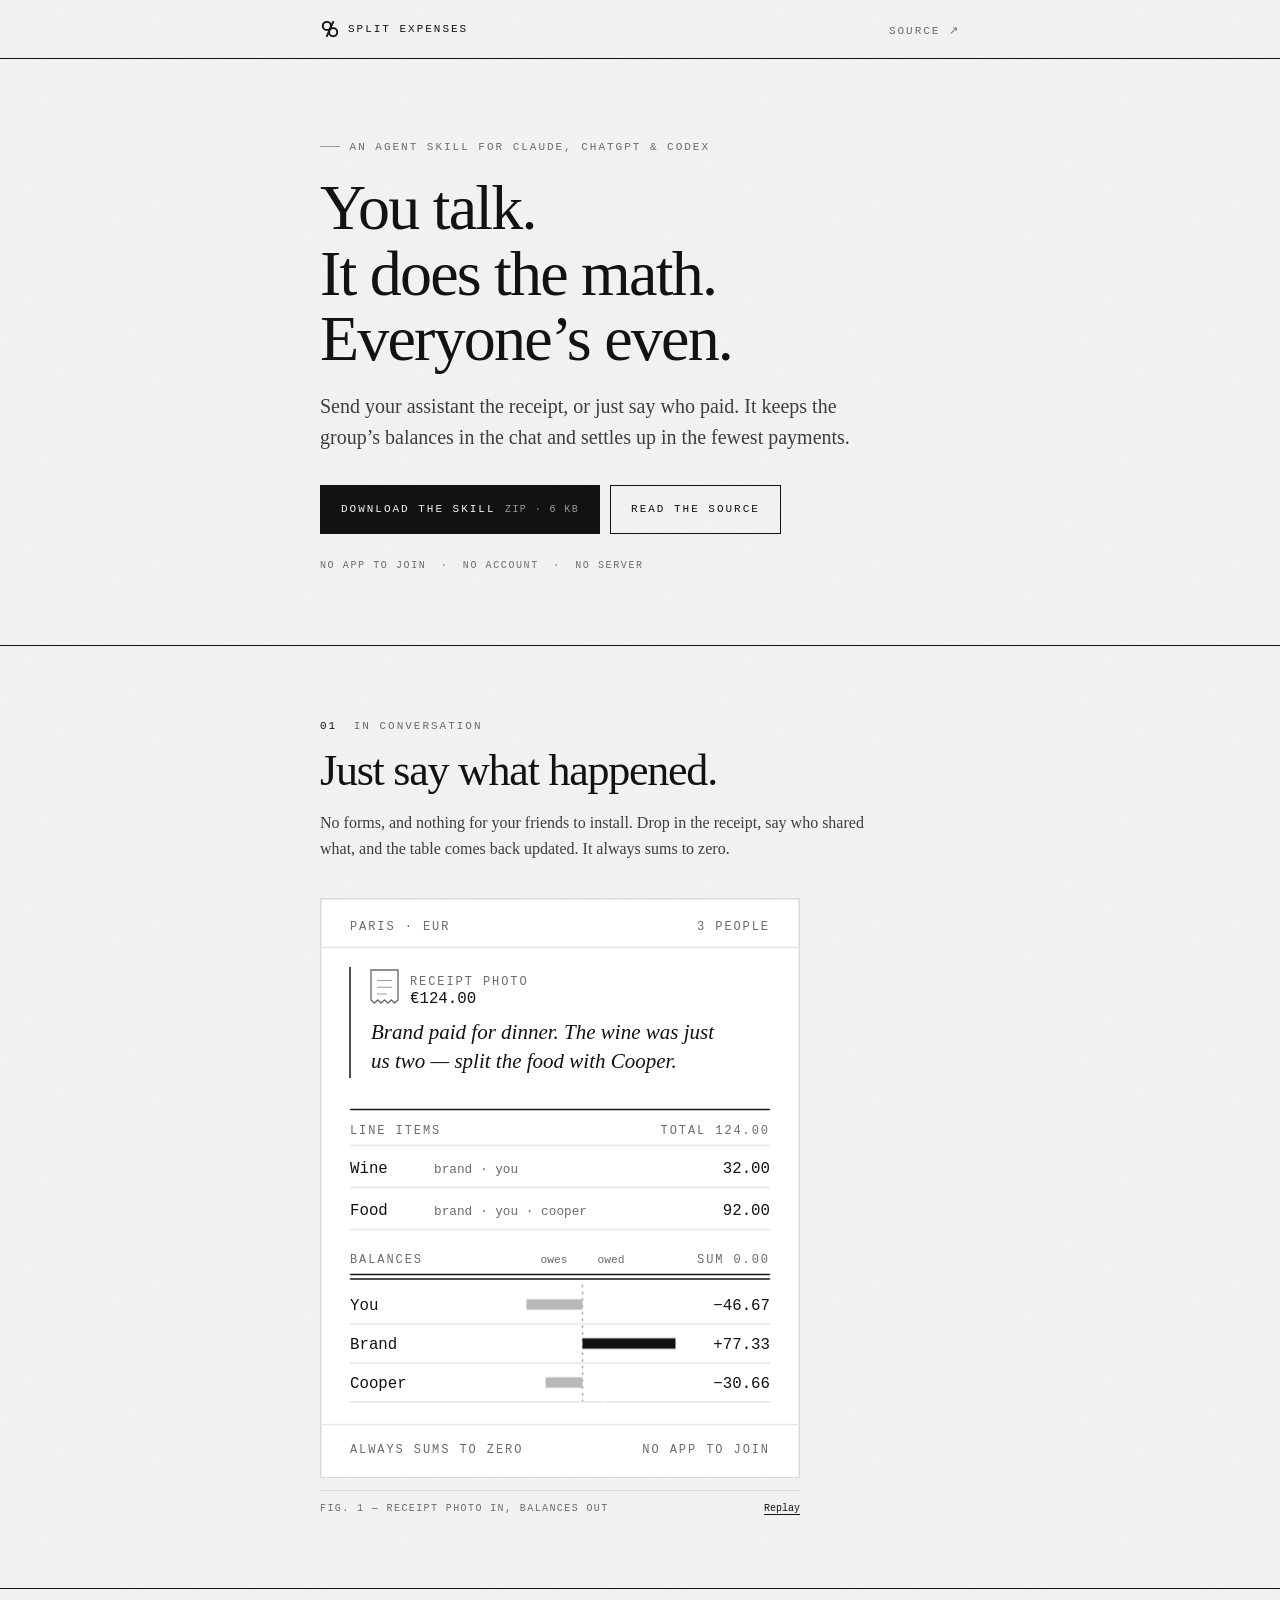
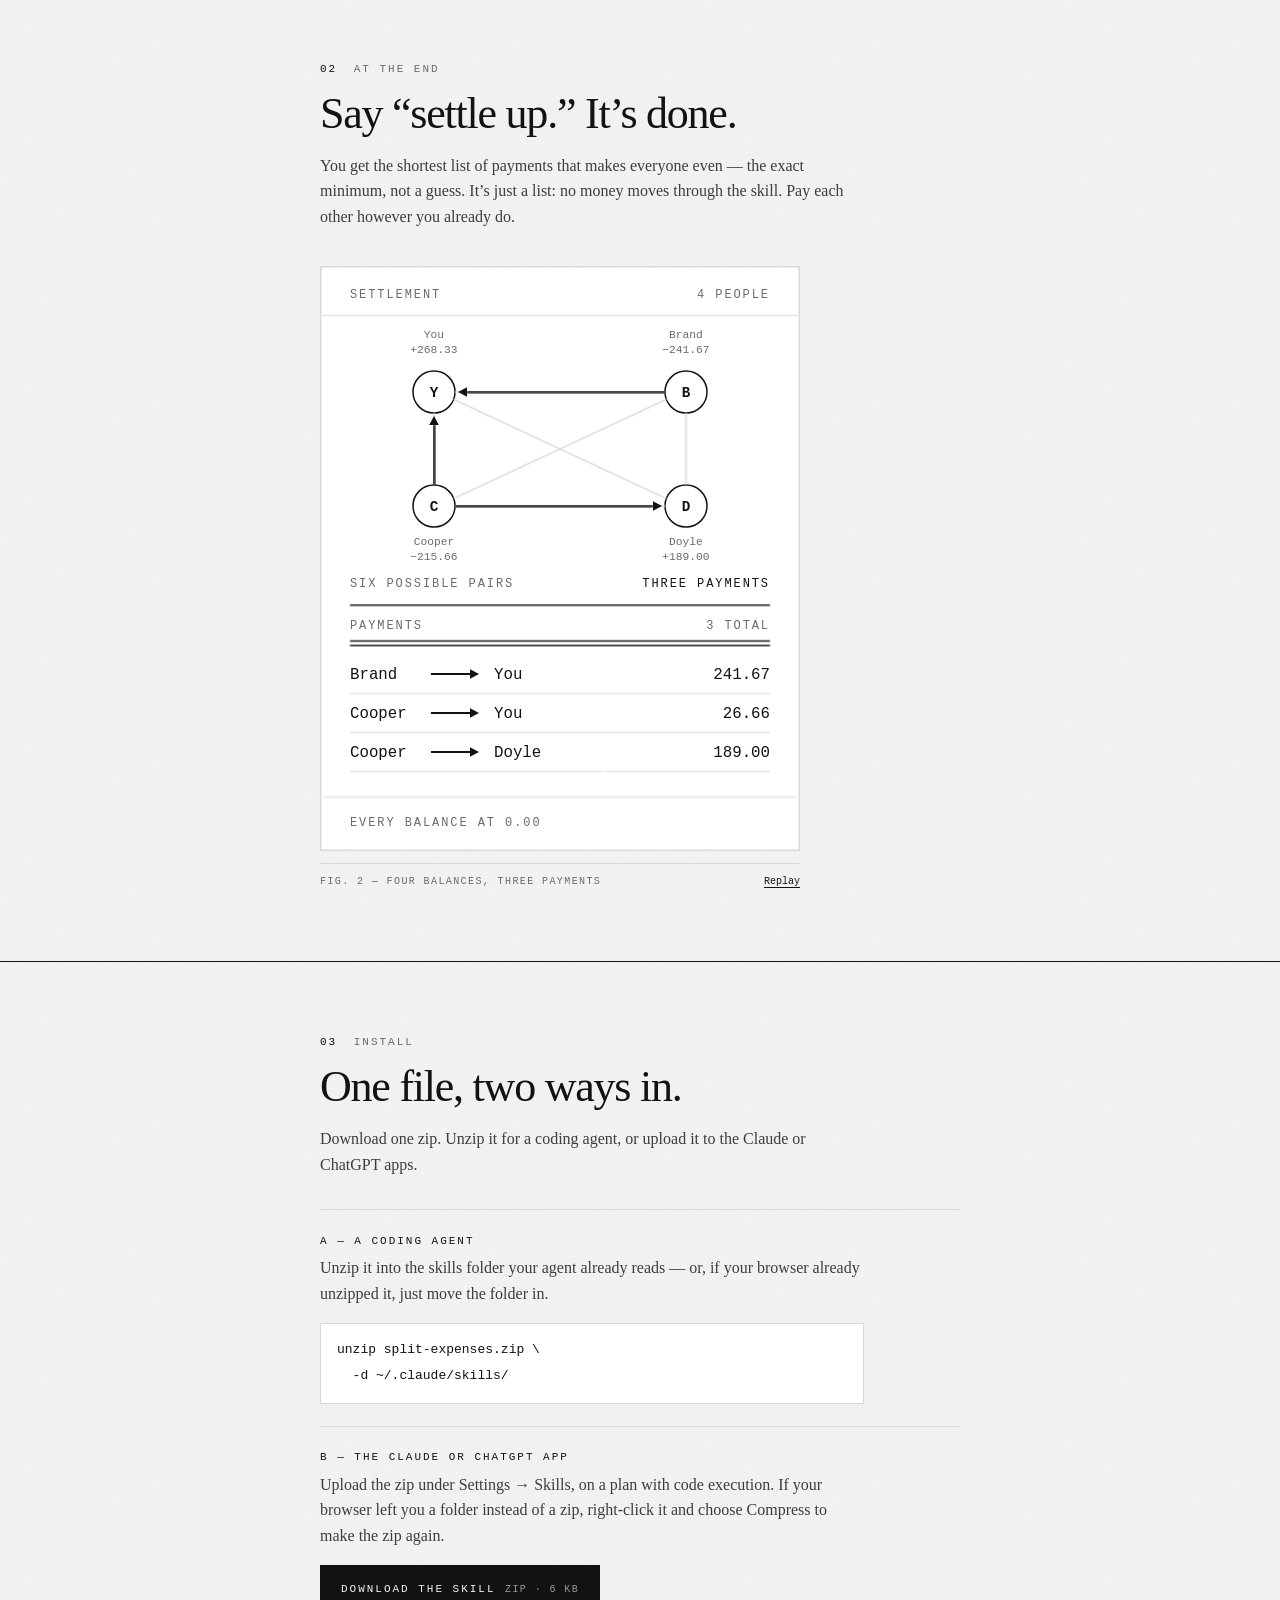
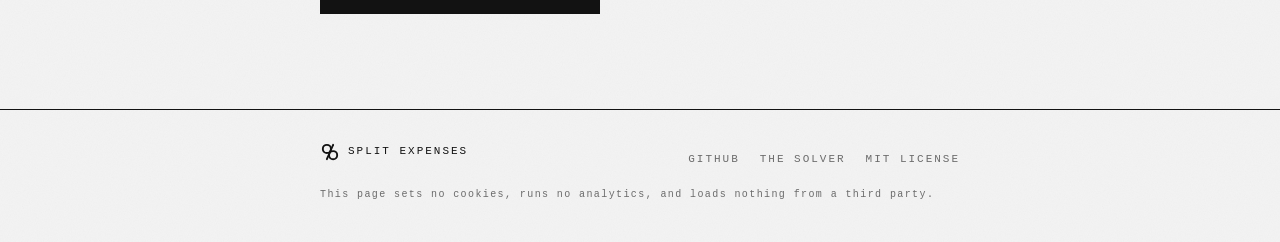
<file: site/index.html>
<!doctype html>
<html lang="en">
  <head>
    <meta charset="utf-8">
    <meta name="viewport" content="width=device-width, initial-scale=1">
    <meta
      name="description"
      content="Your assistant reads the receipt, keeps the group’s balances in the chat, and settles up in the fewest payments. An open-source agent skill for Claude, ChatGPT, and Codex. No app, no account, no server."
    >
    <meta name="theme-color" content="#f3f3f3">
    <meta property="og:title" content="Split Expenses — you talk, it does the math, everyone’s even">
    <meta
      property="og:description"
      content="An agent skill that reads receipts, keeps the group’s balances in your chat, and settles up in the fewest payments."
    >
    <meta property="og:type" content="website">
    <meta property="og:url" content="https://splitexpenses.ai/">
    <!--
      The second and last place the build output names the domain, after the
      og:url above. A scraper fetches the card on its own, with no page to
      resolve a relative path against, so this URL has to be absolute — and a
      PNG, because none of them will render an SVG preview. A branch preview
      therefore advertises the production card, which is the right picture
      under the wrong URL rather than no picture.
      Rendered from social-card.svg by tools/render_social_card.py.
    -->
    <meta property="og:image" content="https://splitexpenses.ai/social-card.png">
    <meta property="og:image:type" content="image/png">
    <meta property="og:image:width" content="1200">
    <meta property="og:image:height" content="630">
    <meta
      property="og:image:alt"
      content="Split Expenses — you talk, it does the math, everyone’s even"
    >
    <meta name="twitter:card" content="summary_large_image">
    <title>Split Expenses — you talk, it does the math, everyone’s even</title>
    <link rel="icon" href="./favicon.svg" type="image/svg+xml">
    <link rel="stylesheet" href="./styles.css">
    <script>document.documentElement.classList.add("js");</script>
    <script src="./script.js" defer></script>
  </head>
  <body>
    <a class="skip-link" href="#main">Skip to content</a>

    <header class="masthead">
      <div class="wrap">
        <a class="wordmark" href="./" aria-label="Split Expenses home">
          <svg viewBox="0 0 64 64" aria-hidden="true" fill="none" stroke="currentColor" stroke-width="6">
            <circle cx="22" cy="22" r="13"/>
            <circle cx="42" cy="42" r="13"/>
            <path d="m42 9-20 46" stroke-linecap="round"/>
          </svg>
          <span>Split Expenses</span>
        </a>
        <nav aria-label="Main">
          <a href="https://github.com/invisiblefunnel/split-expenses">Source <span aria-hidden="true">↗</span></a>
        </nav>
      </div>
    </header>

    <main id="main">
      <section class="hero">
        <div class="wrap">
          <p class="kicker">An agent skill for Claude, ChatGPT &amp; Codex</p>
          <h1>You talk.<br>It does the math.<br>Everyone’s even.</h1>
          <p class="lede">
            Send your assistant the receipt, or just say who paid. It keeps the
            group’s balances in the chat and settles up in the fewest payments.
          </p>

          <div class="actions">
            <a class="btn" href="https://github.com/invisiblefunnel/split-expenses/releases/latest/download/split-expenses.zip">
              Download the skill <span class="meta">ZIP · 6 KB</span>
            </a>
            <a class="btn btn--quiet" href="https://github.com/invisiblefunnel/split-expenses">
              Read the source
            </a>
          </div>

          <ul class="facts">
            <li>No app to join</li>
            <li>No account</li>
            <li>No server</li>
          </ul>
        </div>
      </section>

      <section class="chapter" id="conversation" aria-labelledby="conversation-title">
        <div class="wrap">
          <p class="chapter-num"><span class="num">01</span> In conversation</p>
          <h2 id="conversation-title">Just say what happened.</h2>
          <p>
            No forms, and nothing for your friends to install. Drop in the
            receipt, say who shared what, and the table comes back updated. It
            always sums to zero.
          </p>

          <figure class="plate" id="fig-ledger" data-figure>
            <svg class="fig" viewBox="0 0 320 387" role="img" aria-labelledby="fig1-title fig1-desc">
              <title id="fig1-title">A receipt photo and a sentence become a balanced ledger</title>
              <desc id="fig1-desc">
                A photo of a receipt totalling 124 euro is attached and read, next to
                a plain-language message — Brand paid for dinner, the wine was just
                two of them, split the food with Cooper. It becomes two line items:
                wine at 32 euro shared by Brand and You, and food at 92 euro shared
                by all three. The balances that follow are You at minus 46.67, Brand
                at plus 77.33, and Cooper at minus 30.66, drawn as bars either side
                of a zero axis whose two halves are equal, and summing to zero.
              </desc>

              <rect x=".5" y=".5" width="319" height="386" fill="var(--card)" stroke="var(--rule)"/>
              <text x="20" y="21" class="lab">PARIS · EUR</text>
              <text x="300" y="21" text-anchor="end" class="lab">3 PEOPLE</text>
              <path d="M0 33H320" class="hair"/>

              <path d="M20 46V120" class="rule drawn" style="--len:74;--d:.1s"/>
              <g class="anim" style="--d:.2s">
                <path d="M34 48H52V68l-2.25 2-2.25-2-2.25 2-2.25-2-2.25 2-2.25-2-2.25 2L34 68Z" class="receipt"/>
                <path d="M38 55H48M38 59.5H48M38 64h6.5" class="receipt-line"/>
                <text x="60" y="58" class="lab">RECEIPT PHOTO</text>
                <text x="60" y="70" class="row">€124.00</text>
              </g>
              <g class="anim" style="--d:.32s"><text x="34" y="94" class="say">Brand paid for dinner. The wine was just</text></g>
              <g class="anim" style="--d:.44s"><text x="34" y="113" class="say">us two — split the food with Cooper.</text></g>
              <path d="M35.5 52H50.5" class="scan" style="--d:.75s"/>

              <path d="M20 141H300" class="rule drawn" style="--len:280;--d:1.55s"/>
              <g class="anim" style="--d:1.7s">
                <text x="20" y="157" class="lab">LINE ITEMS</text>
                <text x="300" y="157" text-anchor="end" class="lab">TOTAL 124.00</text>
                <path d="M20 165H300" class="hair"/>
              </g>
              <g class="anim" style="--d:1.8s">
                <text x="20" y="183" class="row">Wine</text>
                <text x="76" y="183" class="meta">brand · you</text>
                <text x="300" y="183" text-anchor="end" class="row">32.00</text>
                <path d="M20 193H300" class="hair"/>
              </g>
              <g class="anim" style="--d:1.98s">
                <text x="20" y="211" class="row">Food</text>
                <text x="76" y="211" class="meta">brand · you · cooper</text>
                <text x="300" y="211" text-anchor="end" class="row">92.00</text>
                <path d="M20 221H300" class="hair"/>
              </g>

              <g class="anim" style="--d:2.24s">
                <text x="20" y="243" class="lab">BALANCES</text>
                <text x="165" y="243" text-anchor="end" class="tiny">owes</text>
                <text x="185" y="243" class="tiny">owed</text>
                <text x="300" y="243" text-anchor="end" class="lab">SUM 0.00</text>
              </g>
              <path d="M20 251H300" class="rule drawn" style="--len:280;--d:2.34s"/>
              <path d="M20 254H300" class="rule drawn" style="--len:280;--d:2.4s"/>
              <g class="anim" style="--d:2.52s"><path d="M175 258V336" class="axis"/></g>

              <g class="anim" style="--d:2.6s">
                <text x="20" y="274.5" class="row">You</text>
                <rect class="bar bar-neg" x="137.6" y="267.5" width="37.4" height="7" style="--d:2.64s"/>
                <text x="300" y="274.5" text-anchor="end" class="row">−46.67</text>
                <path d="M20 284H300" class="hair"/>
              </g>
              <g class="anim" style="--d:2.78s">
                <text x="20" y="300.5" class="row">Brand</text>
                <rect class="bar bar-pos" x="175" y="293.5" width="62" height="7" style="--d:2.82s"/>
                <text x="300" y="300.5" text-anchor="end" class="row">+77.33</text>
                <path d="M20 310H300" class="hair"/>
              </g>
              <g class="anim" style="--d:2.96s">
                <text x="20" y="326.5" class="row">Cooper</text>
                <rect class="bar bar-neg" x="150.4" y="319.5" width="24.6" height="7" style="--d:3s"/>
                <text x="300" y="326.5" text-anchor="end" class="row">−30.66</text>
                <path d="M20 336H300" class="hair"/>
              </g>

              <path d="M0 351H320" class="hair"/>
              <g class="anim" style="--d:3.34s">
                <text x="20" y="370" class="lab">ALWAYS SUMS TO ZERO</text>
                <text x="300" y="370" text-anchor="end" class="lab">NO APP TO JOIN</text>
              </g>
            </svg>
            <figcaption>
              <span>Fig. 1 — Receipt photo in, balances out</span>
              <button class="replay" type="button" data-replay="fig-ledger">Replay</button>
            </figcaption>
          </figure>
        </div>
      </section>

      <section class="chapter" id="settlement" aria-labelledby="settlement-title">
        <div class="wrap">
          <p class="chapter-num"><span class="num">02</span> At the end</p>
          <h2 id="settlement-title">Say “settle up.” It’s done.</h2>
          <p>
            You get the shortest list of payments that makes everyone even — the
            exact minimum, not a guess. It’s just a list: no money moves through
            the skill. Pay each other however you already do.
          </p>

          <figure class="plate" id="fig-settle" data-figure>
            <svg class="fig" viewBox="0 0 320 390" role="img" aria-labelledby="fig2-title fig2-desc">
              <title id="fig2-title">Four balances settled in three payments</title>
              <desc id="fig2-desc">
                Four people hold balances: You at plus 268.33, Brand at minus 241.67,
                Cooper at minus 215.66, and Doyle at plus 189.00. Six pairs among them
                could exchange money, shown as faint lines. Three of those lines are
                drawn solid: Brand pays You 241.67, Cooper pays You 26.66, and Cooper
                pays Doyle 189.00 — after which every balance is zero.
              </desc>

              <rect x=".5" y=".5" width="319" height="389" fill="var(--card)" stroke="var(--rule)"/>
              <text x="20" y="21" class="lab">SETTLEMENT</text>
              <text x="300" y="21" text-anchor="end" class="lab">4 PEOPLE</text>
              <path d="M0 33H320" class="hair"/>

              <g class="anim" style="--d:.12s">
                <text x="76" y="48" text-anchor="middle" class="tiny">You</text>
                <text x="76" y="58" text-anchor="middle" class="tiny">+268.33</text>
                <circle cx="76" cy="84" r="14" fill="var(--card)" stroke="var(--ink)"/>
                <text x="76" y="87.6" text-anchor="middle" class="node">Y</text>
              </g>
              <g class="anim" style="--d:.2s">
                <text x="244" y="48" text-anchor="middle" class="tiny">Brand</text>
                <text x="244" y="58" text-anchor="middle" class="tiny">−241.67</text>
                <circle cx="244" cy="84" r="14" fill="var(--card)" stroke="var(--ink)"/>
                <text x="244" y="87.6" text-anchor="middle" class="node">B</text>
              </g>
              <g class="anim" style="--d:.28s">
                <circle cx="76" cy="160" r="14" fill="var(--card)" stroke="var(--ink)"/>
                <text x="76" y="163.6" text-anchor="middle" class="node">C</text>
                <text x="76" y="186" text-anchor="middle" class="tiny">Cooper</text>
                <text x="76" y="196" text-anchor="middle" class="tiny">−215.66</text>
              </g>
              <g class="anim" style="--d:.36s">
                <circle cx="244" cy="160" r="14" fill="var(--card)" stroke="var(--ink)"/>
                <text x="244" y="163.6" text-anchor="middle" class="node">D</text>
                <text x="244" y="186" text-anchor="middle" class="tiny">Doyle</text>
                <text x="244" y="196" text-anchor="middle" class="tiny">+189.00</text>
              </g>

              <path d="M90 84H230" class="faint drawn" style="--len:140;--d:.5s"/>
              <path d="M90 160H230" class="faint drawn" style="--len:140;--d:.56s"/>
              <path d="M76 98V146" class="faint drawn" style="--len:48;--d:.62s"/>
              <path d="M244 98V146" class="faint drawn" style="--len:48;--d:.68s"/>
              <path d="M89.1 88.96 230.9 155.04" class="faint drawn" style="--len:160;--d:.74s"/>
              <path d="M230.9 88.96 89.1 155.04" class="faint drawn" style="--len:160;--d:.8s"/>

              <g class="anim" style="--d:.95s"><text x="20" y="214" class="lab">SIX POSSIBLE PAIRS</text></g>

              <path d="M230 84H98" class="wire drawn" style="--len:132;--d:1.25s"/>
              <g class="anim" style="--d:1.6s"><path d="M92 84 98 80.8 98 87.2Z" class="head"/></g>
              <path d="M76 146V106" class="wire drawn" style="--len:40;--d:1.5s"/>
              <g class="anim" style="--d:1.85s"><path d="M76 100 72.8 106 79.2 106Z" class="head"/></g>
              <path d="M90 160H222" class="wire drawn" style="--len:132;--d:1.75s"/>
              <g class="anim" style="--d:2.1s"><path d="M228 160 222 156.8 222 163.2Z" class="head"/></g>

              <g class="anim" style="--d:2.2s"><text x="300" y="214" text-anchor="end" class="lab lab-ink">THREE PAYMENTS</text></g>

              <path d="M20 226H300" class="rule drawn" style="--len:280;--d:2.3s"/>
              <g class="anim" style="--d:2.42s">
                <text x="20" y="242" class="lab">PAYMENTS</text>
                <text x="300" y="242" text-anchor="end" class="lab">3 TOTAL</text>
              </g>
              <path d="M20 250H300" class="rule drawn" style="--len:280;--d:2.5s"/>
              <path d="M20 253H300" class="rule drawn" style="--len:280;--d:2.56s"/>

              <g class="anim" style="--d:2.68s">
                <text x="20" y="275.5" class="row">Brand</text>
                <path d="M74 272H100" class="wire drawn" style="--len:26;--d:2.78s"/>
                <path d="M106 272 100 268.8 100 275.2Z" class="head anim" style="--d:3.05s"/>
                <text x="116" y="275.5" class="row">You</text>
                <text x="300" y="275.5" text-anchor="end" class="row">241.67</text>
                <path d="M20 285H300" class="hair"/>
              </g>
              <g class="anim" style="--d:2.88s">
                <text x="20" y="301.5" class="row">Cooper</text>
                <path d="M74 298H100" class="wire drawn" style="--len:26;--d:2.98s"/>
                <path d="M106 298 100 294.8 100 301.2Z" class="head anim" style="--d:3.25s"/>
                <text x="116" y="301.5" class="row">You</text>
                <text x="300" y="301.5" text-anchor="end" class="row">26.66</text>
                <path d="M20 311H300" class="hair"/>
              </g>
              <g class="anim" style="--d:3.08s">
                <text x="20" y="327.5" class="row">Cooper</text>
                <path d="M74 324H100" class="wire drawn" style="--len:26;--d:3.18s"/>
                <path d="M106 324 100 320.8 100 327.2Z" class="head anim" style="--d:3.45s"/>
                <text x="116" y="327.5" class="row">Doyle</text>
                <text x="300" y="327.5" text-anchor="end" class="row">189.00</text>
                <path d="M20 337H300" class="hair"/>
              </g>

              <path d="M0 354H320" class="hair"/>
              <g class="anim" style="--d:3.75s">
                <text x="20" y="373" class="lab">EVERY BALANCE AT 0.00</text>
              </g>
            </svg>
            <figcaption>
              <span>Fig. 2 — Four balances, three payments</span>
              <button class="replay" type="button" data-replay="fig-settle">Replay</button>
            </figcaption>
          </figure>
        </div>
      </section>

      <section class="chapter" id="install" aria-labelledby="install-title">
        <div class="wrap">
          <p class="chapter-num"><span class="num">03</span> Install</p>
          <h2 id="install-title">One file, two ways in.</h2>
          <p>
            Download one zip. Unzip it for a coding agent, or upload it to the
            Claude or ChatGPT apps.
          </p>

          <ol class="routes">
            <li>
              <p class="route-label">A — A coding agent</p>
              <p>
                Unzip it into the skills folder your agent already reads — or,
                if your browser already unzipped it, just move the folder in.
              </p>
              <pre><code>unzip split-expenses.zip \
  -d ~/.claude/skills/</code></pre>
            </li>
            <li>
              <p class="route-label">B — The Claude or ChatGPT app</p>
              <p>
                Upload the zip under Settings → Skills, on a plan with code
                execution. If your browser left you a folder instead of a zip,
                right-click it and choose Compress to make the zip again.
              </p>
              <a class="btn" href="https://github.com/invisiblefunnel/split-expenses/releases/latest/download/split-expenses.zip">
                Download the skill <span class="meta">ZIP · 6 KB</span>
              </a>
            </li>
          </ol>
        </div>
      </section>
    </main>

    <footer class="site-footer">
      <div class="wrap">
        <a class="wordmark" href="./" aria-label="Split Expenses home">
          <svg viewBox="0 0 64 64" aria-hidden="true" fill="none" stroke="currentColor" stroke-width="6">
            <circle cx="22" cy="22" r="13"/>
            <circle cx="42" cy="42" r="13"/>
            <path d="m42 9-20 46" stroke-linecap="round"/>
          </svg>
          <span>Split Expenses</span>
        </a>
        <nav aria-label="Elsewhere">
          <a href="https://github.com/invisiblefunnel/split-expenses">GitHub</a>
          <a href="https://github.com/invisiblefunnel/split-expenses/blob/main/docs/solver.md">The solver</a>
          <a href="https://github.com/invisiblefunnel/split-expenses/blob/main/LICENSE">MIT License</a>
        </nav>
        <p class="fineprint">
          This page sets no cookies, runs no analytics, and loads nothing from a
          third party.
        </p>
      </div>
    </footer>
  </body>
</html>
</file>
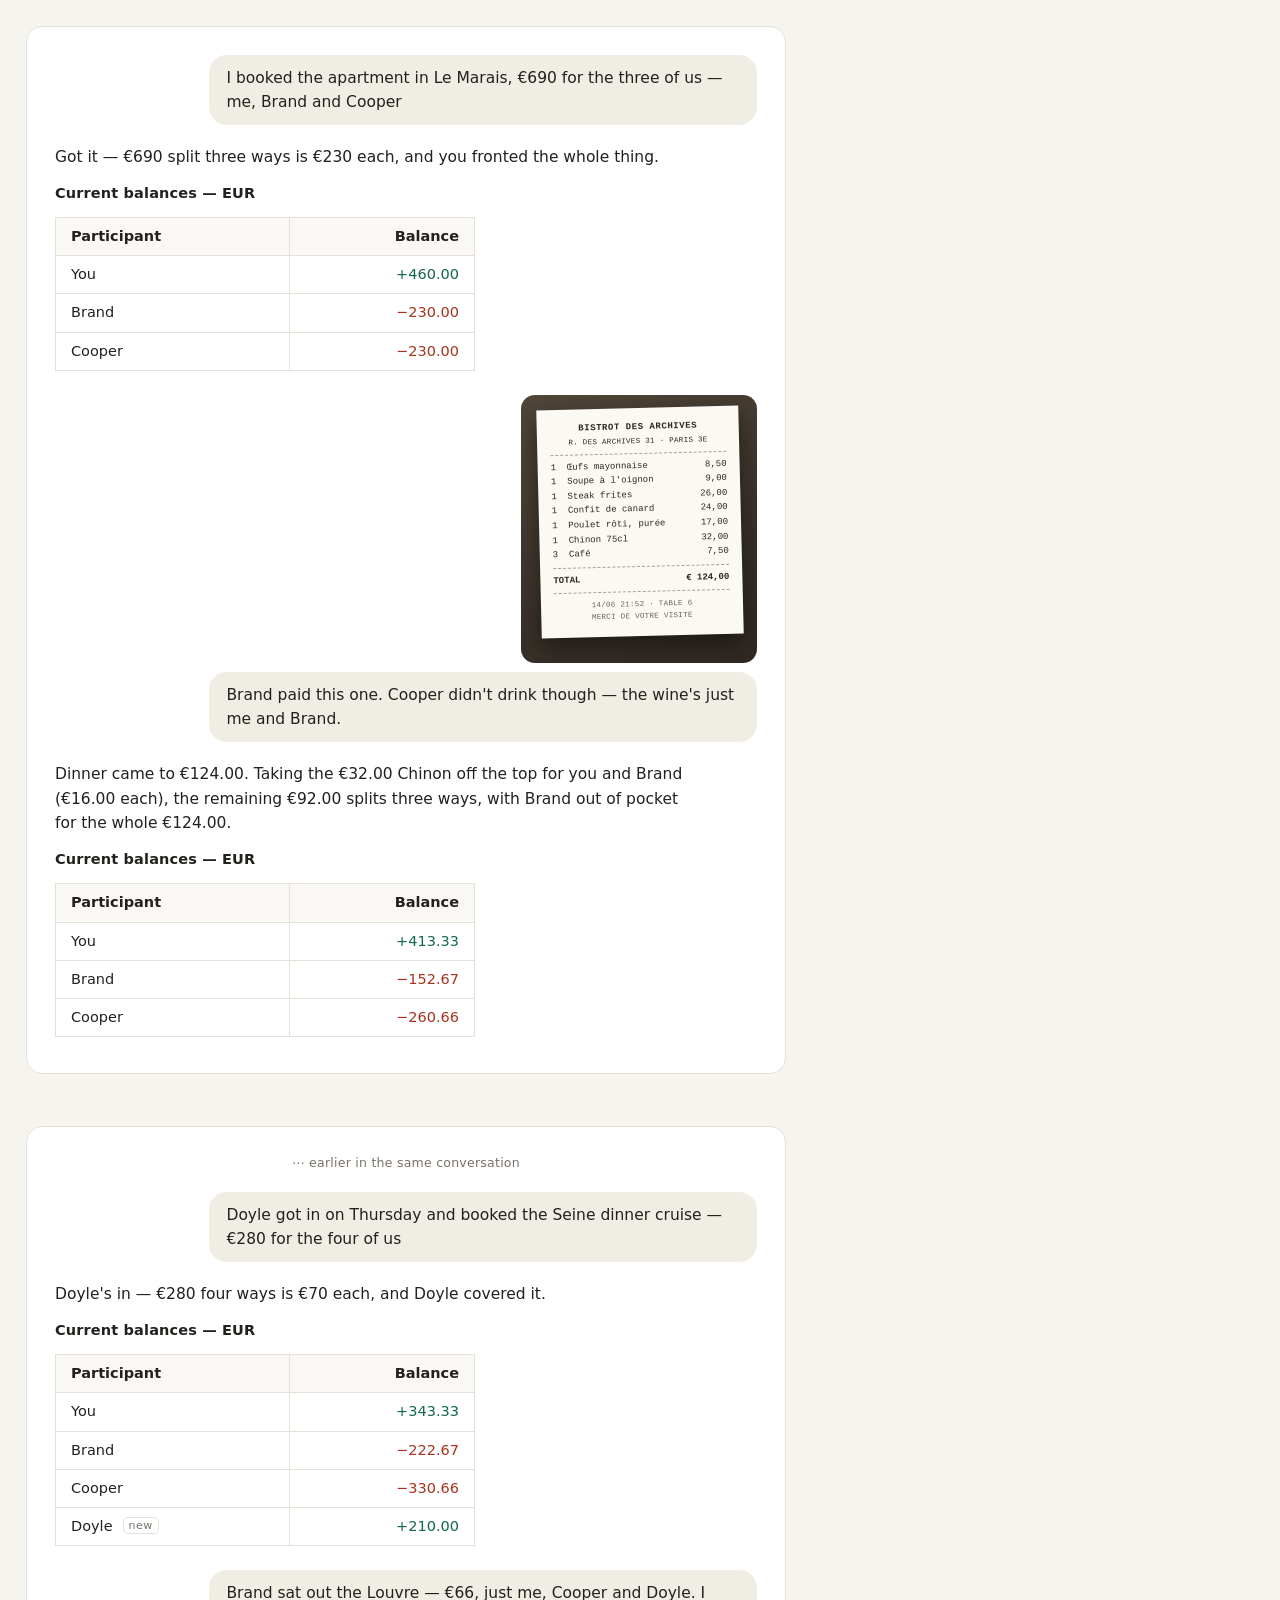
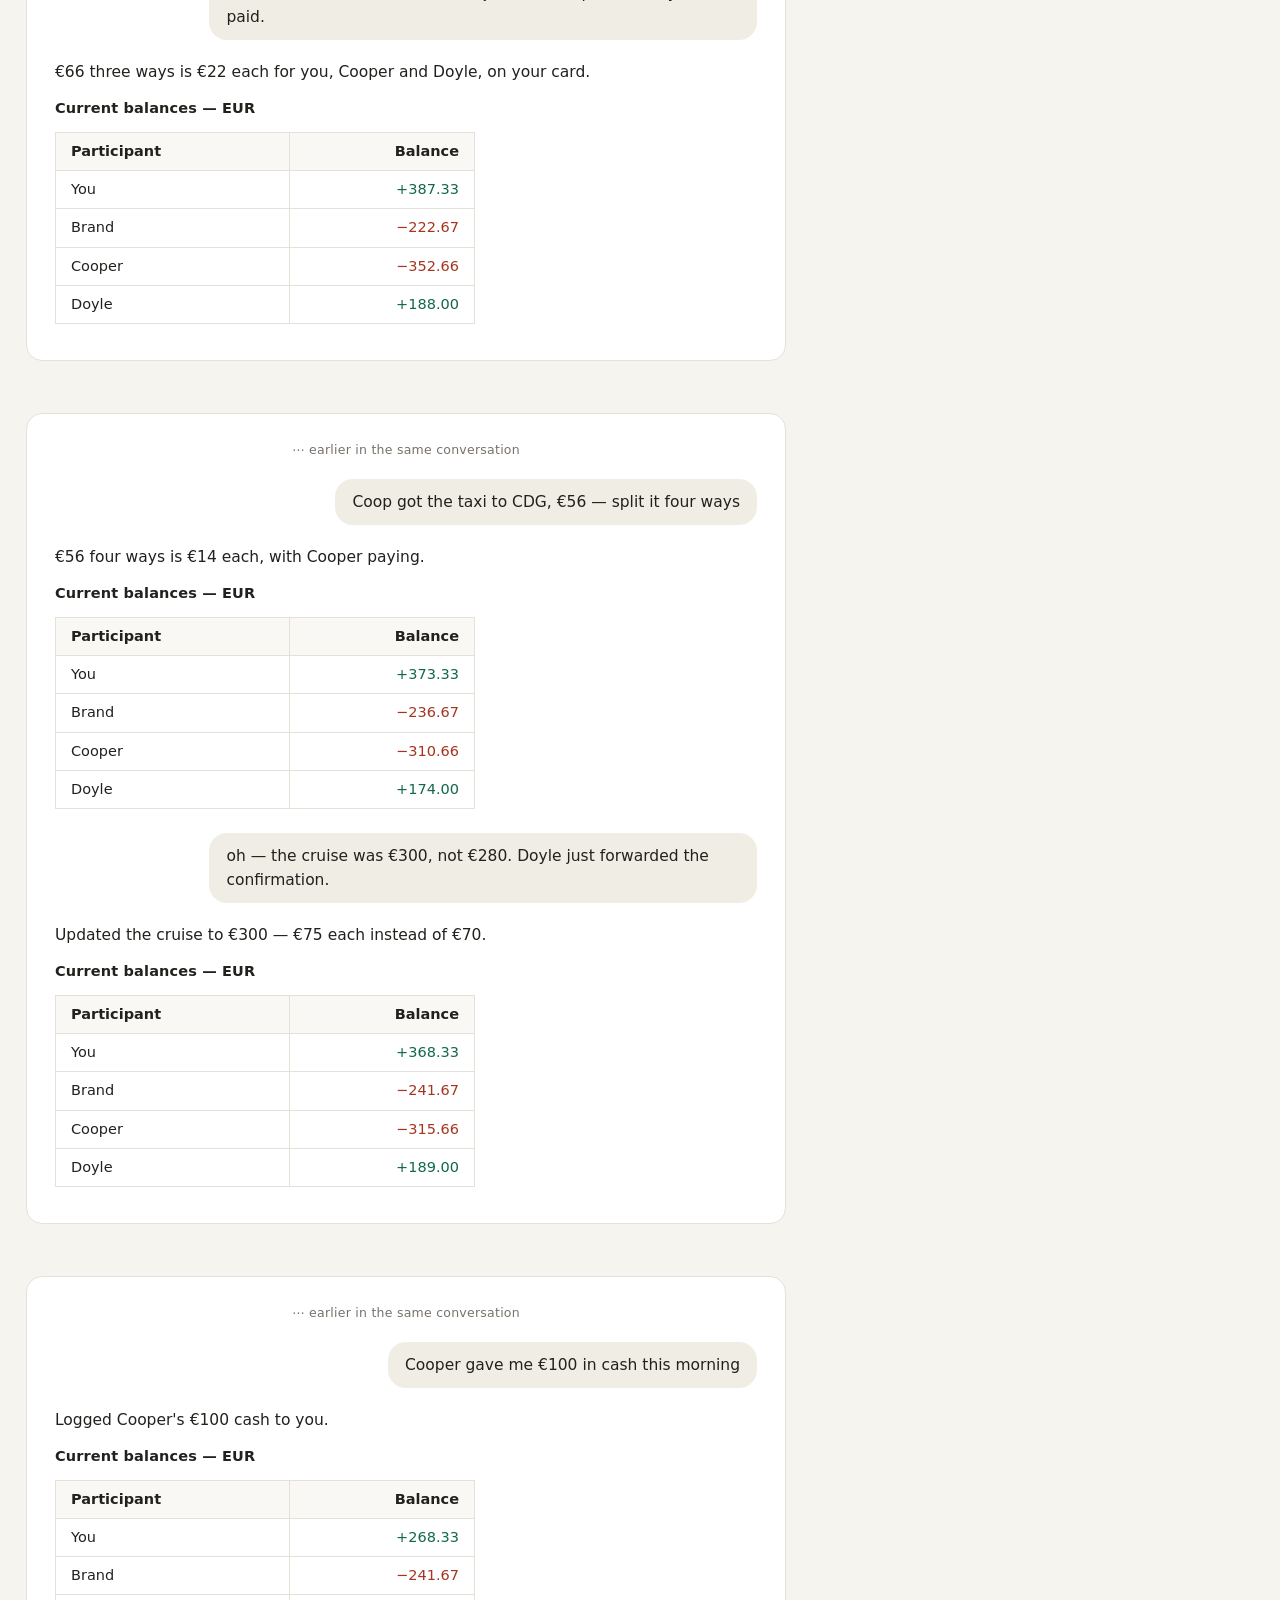
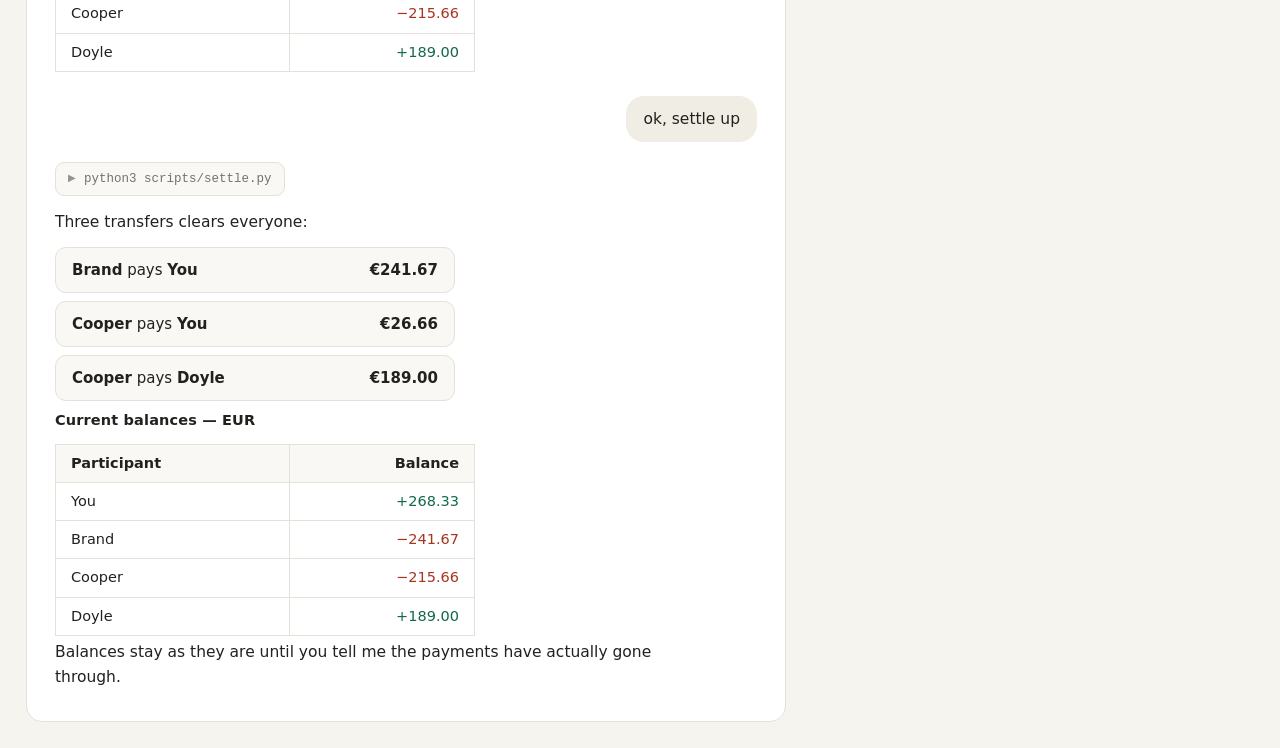
<file: docs/examples/chat.html>
<!doctype html>
<!--
  Source for the README animation (docs/images/demo.svg).

  One conversation, cut into four parts, which animate.py joins back into the
  animation the README shows. Open with ?theme=dark for the dark variant. To
  regenerate the animation:

      python3 docs/examples/render.py

  The balances and the settlement are the real thing:
  tests/test_example_conversation.py replays this conversation, checks every
  table below, and checks the settlement against scripts/settle.py.
-->
<html lang="en" data-theme="light">
<head>
<meta charset="utf-8">
<title>split-expenses — example conversation</title>
<style>
  :root {
    --page: #f6f4ef;
    --card: #ffffff;
    --line: #e6e1d8;
    --text: #23211e;
    --muted: #78716a;
    --bubble: #f0ede4;
    --row: #faf8f4;
    --pos: #14684a;
    --neg: #a63520;
  }
  [data-theme="dark"] {
    --page: #161513;
    --card: #201f1d;
    --line: #34322e;
    --text: #ece9e3;
    --muted: #9b958c;
    --bubble: #2d2b27;
    --row: #262421;
    --pos: #57bf97;
    --neg: #e08f78;
  }

  * { box-sizing: border-box; }

  body {
    margin: 0;
    background: var(--page);
    font-family: "Inter", system-ui, -apple-system, sans-serif;
    font-feature-settings: "cv05", "ss03";
    color: var(--text);
  }

  .frame { padding: 26px; width: 812px; background: var(--page); }

  .chat {
    background: var(--card);
    border: 1px solid var(--line);
    border-radius: 16px;
    padding: 28px 28px 32px;
    display: flex;
    flex-direction: column;
    gap: 20px;
  }

  /* Parts two to four open mid-conversation. */
  .earlier {
    align-self: center;
    color: var(--muted);
    font-size: 12.5px;
    letter-spacing: 0.02em;
    margin-bottom: 2px;
  }

  .from-user {
    align-self: flex-end;
    display: flex;
    flex-direction: column;
    align-items: flex-end;
    gap: 9px;
    max-width: 78%;
  }

  .bubble {
    background: var(--bubble);
    border-radius: 18px;
    padding: 11px 17px;
    font-size: 15.5px;
    line-height: 1.55;
  }

  .assistant {
    align-self: flex-start;
    max-width: 92%;
    font-size: 15.5px;
    line-height: 1.6;
  }

  .assistant p { margin: 0 0 12px; }
  .assistant p:last-child { margin-bottom: 0; }

  .label {
    font-size: 14.5px;
    font-weight: 600;
    letter-spacing: 0.01em;
    margin: 0 0 9px;
  }

  /* An uploaded photo of the receipt, as a chat client would preview it. */
  .photo {
    position: relative;
    width: 236px;
    height: 268px;
    border-radius: 14px;
    overflow: hidden;
    background: linear-gradient(155deg, #514639 0%, #3a322a 60%, #2f2822 100%);
  }
  .receipt {
    position: absolute;
    left: 18px;
    top: 13px;
    width: 202px;
    padding: 12px 13px 13px;
    background: #fbf9f3;
    color: #2b2823;
    font-family: "JetBrains Mono", ui-monospace, monospace;
    font-size: 9px;
    line-height: 1.62;
    transform: rotate(-1.4deg);
    box-shadow: 0 9px 22px rgba(0, 0, 0, 0.45);
  }
  .receipt .shop {
    text-align: center;
    font-weight: 700;
    letter-spacing: 0.06em;
  }
  .receipt .where {
    text-align: center;
    font-size: 7.5px;
    letter-spacing: 0.04em;
    margin-bottom: 6px;
  }
  .receipt hr {
    border: 0;
    border-top: 1px dashed #a9a294;
    margin: 5px 0;
  }
  .receipt .item { display: flex; justify-content: space-between; gap: 10px; }
  .receipt .total { display: flex; justify-content: space-between; font-weight: 700; }
  .receipt .foot {
    text-align: center;
    font-size: 7.5px;
    letter-spacing: 0.04em;
    margin-top: 6px;
    color: #6a635a;
  }

  table {
    border-collapse: collapse;
    min-width: 420px;
    font-size: 14.5px;
    margin-bottom: 4px;
  }
  th, td {
    border: 1px solid var(--line);
    padding: 7px 15px;
  }
  th {
    background: var(--row);
    font-weight: 600;
    text-align: left;
  }
  td.amount, th.amount {
    text-align: right;
    font-variant-numeric: tabular-nums;
  }
  td.amount { font-weight: 500; }
  .pos { color: var(--pos); }
  .neg { color: var(--neg); }
  .new td:first-child::after {
    content: "new";
    margin-left: 10px;
    font-size: 11px;
    letter-spacing: 0.04em;
    color: var(--muted);
    border: 1px solid var(--line);
    border-radius: 5px;
    padding: 1px 5px;
    vertical-align: 2px;
  }

  .tool {
    display: inline-flex;
    align-items: center;
    gap: 8px;
    border: 1px solid var(--line);
    border-radius: 9px;
    padding: 6px 12px;
    margin-bottom: 14px;
    font-family: "JetBrains Mono", ui-monospace, monospace;
    font-size: 12.5px;
    color: var(--muted);
    background: var(--row);
  }
  .tool .caret { font-size: 10px; opacity: 0.75; }

  .payment {
    display: flex;
    justify-content: space-between;
    align-items: baseline;
    gap: 24px;
    background: var(--row);
    border: 1px solid var(--line);
    border-radius: 11px;
    padding: 10px 16px;
    margin-bottom: 8px;
    min-width: 330px;
    max-width: 400px;
    font-size: 15px;
  }
  .payment .who strong { font-weight: 600; }
  .payment .sum {
    font-weight: 600;
    font-variant-numeric: tabular-nums;
  }
</style>
</head>
<body>

<!-- Part one: an expense in plain language, then one as a photo. -->
<div class="frame" id="part-1">
  <div class="chat">

    <div class="from-user">
      <div class="bubble">I booked the apartment in Le Marais, €690 for the three of us — me, Brand and Cooper</div>
    </div>

    <div class="assistant">
      <p>Got it — €690 split three ways is €230 each, and you fronted the whole thing.</p>
      <p class="label">Current balances — EUR</p>
      <table>
        <tr><th>Participant</th><th class="amount">Balance</th></tr>
        <tr><td>You</td><td class="amount pos">+460.00</td></tr>
        <tr><td>Brand</td><td class="amount neg">−230.00</td></tr>
        <tr><td>Cooper</td><td class="amount neg">−230.00</td></tr>
      </table>
    </div>

    <div class="from-user">
      <div class="photo">
        <div class="receipt">
          <div class="shop">BISTROT DES ARCHIVES</div>
          <div class="where">R. DES ARCHIVES 31 · PARIS 3E</div>
          <hr>
          <div class="item"><span>1 &nbsp;Œufs mayonnaise</span><span>8,50</span></div>
          <div class="item"><span>1 &nbsp;Soupe à l'oignon</span><span>9,00</span></div>
          <div class="item"><span>1 &nbsp;Steak frites</span><span>26,00</span></div>
          <div class="item"><span>1 &nbsp;Confit de canard</span><span>24,00</span></div>
          <div class="item"><span>1 &nbsp;Poulet rôti, purée</span><span>17,00</span></div>
          <div class="item"><span>1 &nbsp;Chinon 75cl</span><span>32,00</span></div>
          <div class="item"><span>3 &nbsp;Café</span><span>7,50</span></div>
          <hr>
          <div class="total"><span>TOTAL</span><span>€ 124,00</span></div>
          <hr>
          <div class="foot">14/06 21:52 · TABLE 6<br>MERCI DE VOTRE VISITE</div>
        </div>
      </div>
      <div class="bubble">Brand paid this one. Cooper didn't drink though — the wine's just me and Brand.</div>
    </div>

    <div class="assistant">
      <p>Dinner came to €124.00. Taking the €32.00 Chinon off the top for you and
         Brand (€16.00 each), the remaining €92.00 splits three ways, with Brand out of
         pocket for the whole €124.00.</p>
      <p class="label">Current balances — EUR</p>
      <table>
        <tr><th>Participant</th><th class="amount">Balance</th></tr>
        <tr><td>You</td><td class="amount pos">+413.33</td></tr>
        <tr><td>Brand</td><td class="amount neg">−152.67</td></tr>
        <tr><td>Cooper</td><td class="amount neg">−260.66</td></tr>
      </table>
    </div>

  </div>
</div>

<!-- Part two: the roster grows by itself, and shrinks for one expense. -->
<div class="frame" id="part-2">
  <div class="chat">

    <div class="earlier">⋯ earlier in the same conversation</div>

    <div class="from-user">
      <div class="bubble">Doyle got in on Thursday and booked the Seine dinner cruise — €280 for the four of us</div>
    </div>

    <div class="assistant">
      <p>Doyle's in — €280 four ways is €70 each, and Doyle covered it.</p>
      <p class="label">Current balances — EUR</p>
      <table>
        <tr><th>Participant</th><th class="amount">Balance</th></tr>
        <tr><td>You</td><td class="amount pos">+343.33</td></tr>
        <tr><td>Brand</td><td class="amount neg">−222.67</td></tr>
        <tr><td>Cooper</td><td class="amount neg">−330.66</td></tr>
        <tr class="new"><td>Doyle</td><td class="amount pos">+210.00</td></tr>
      </table>
    </div>

    <div class="from-user">
      <div class="bubble">Brand sat out the Louvre — €66, just me, Cooper and Doyle. I paid.</div>
    </div>

    <div class="assistant">
      <p>€66 three ways is €22 each for you, Cooper and Doyle, on your card.</p>
      <p class="label">Current balances — EUR</p>
      <table>
        <tr><th>Participant</th><th class="amount">Balance</th></tr>
        <tr><td>You</td><td class="amount pos">+387.33</td></tr>
        <tr><td>Brand</td><td class="amount neg">−222.67</td></tr>
        <tr><td>Cooper</td><td class="amount neg">−352.66</td></tr>
        <tr><td>Doyle</td><td class="amount pos">+188.00</td></tr>
      </table>
    </div>

  </div>
</div>

<!-- Part three: a nickname read from context, and a correction to an earlier expense. -->
<div class="frame" id="part-3">
  <div class="chat">

    <div class="earlier">⋯ earlier in the same conversation</div>

    <div class="from-user">
      <div class="bubble">Coop got the taxi to CDG, €56 — split it four ways</div>
    </div>

    <div class="assistant">
      <p>€56 four ways is €14 each, with Cooper paying.</p>
      <p class="label">Current balances — EUR</p>
      <table>
        <tr><th>Participant</th><th class="amount">Balance</th></tr>
        <tr><td>You</td><td class="amount pos">+373.33</td></tr>
        <tr><td>Brand</td><td class="amount neg">−236.67</td></tr>
        <tr><td>Cooper</td><td class="amount neg">−310.66</td></tr>
        <tr><td>Doyle</td><td class="amount pos">+174.00</td></tr>
      </table>
    </div>

    <div class="from-user">
      <div class="bubble">oh — the cruise was €300, not €280. Doyle just forwarded the confirmation.</div>
    </div>

    <div class="assistant">
      <p>Updated the cruise to €300 — €75 each instead of €70.</p>
      <p class="label">Current balances — EUR</p>
      <table>
        <tr><th>Participant</th><th class="amount">Balance</th></tr>
        <tr><td>You</td><td class="amount pos">+368.33</td></tr>
        <tr><td>Brand</td><td class="amount neg">−241.67</td></tr>
        <tr><td>Cooper</td><td class="amount neg">−315.66</td></tr>
        <tr><td>Doyle</td><td class="amount pos">+189.00</td></tr>
      </table>
    </div>

  </div>
</div>

<!-- Part four: money that actually moved, then the settlement. -->
<div class="frame" id="part-4">
  <div class="chat">

    <div class="earlier">⋯ earlier in the same conversation</div>

    <div class="from-user">
      <div class="bubble">Cooper gave me €100 in cash this morning</div>
    </div>

    <div class="assistant">
      <p>Logged Cooper's €100 cash to you.</p>
      <p class="label">Current balances — EUR</p>
      <table>
        <tr><th>Participant</th><th class="amount">Balance</th></tr>
        <tr><td>You</td><td class="amount pos">+268.33</td></tr>
        <tr><td>Brand</td><td class="amount neg">−241.67</td></tr>
        <tr><td>Cooper</td><td class="amount neg">−215.66</td></tr>
        <tr><td>Doyle</td><td class="amount pos">+189.00</td></tr>
      </table>
    </div>

    <div class="from-user">
      <div class="bubble">ok, settle up</div>
    </div>

    <div class="assistant">
      <div class="tool"><span class="caret">▶</span> python3 scripts/settle.py</div>
      <p>Three transfers clears everyone:</p>
      <div class="payment">
        <span class="who"><strong>Brand</strong> pays <strong>You</strong></span>
        <span class="sum">€241.67</span>
      </div>
      <div class="payment">
        <span class="who"><strong>Cooper</strong> pays <strong>You</strong></span>
        <span class="sum">€26.66</span>
      </div>
      <div class="payment">
        <span class="who"><strong>Cooper</strong> pays <strong>Doyle</strong></span>
        <span class="sum">€189.00</span>
      </div>
      <p class="label">Current balances — EUR</p>
      <table>
        <tr><th>Participant</th><th class="amount">Balance</th></tr>
        <tr><td>You</td><td class="amount pos">+268.33</td></tr>
        <tr><td>Brand</td><td class="amount neg">−241.67</td></tr>
        <tr><td>Cooper</td><td class="amount neg">−215.66</td></tr>
        <tr><td>Doyle</td><td class="amount pos">+189.00</td></tr>
      </table>
      <p>Balances stay as they are until you tell me the payments have actually gone
         through.</p>
    </div>

  </div>
</div>

<script>
  const theme = new URLSearchParams(location.search).get("theme");
  if (theme) document.documentElement.dataset.theme = theme;
</script>
</body>
</html>
</file>
<file: site/styles.css>
/* Split Expenses — a grayscale, mobile-first specimen sheet.
   Two typefaces: an old-style serif for reading, a mono for machine parts.
   No color, so hierarchy comes from size, weight, rules, and inversion. */

:root {
  --paper: #f3f3f3;
  --card: #fff;
  --ink: #121212;
  --ink-2: #3d3d3d;
  --ink-3: #6b6b6b;
  --ink-4: #9a9a9a;
  --rule: #d8d8d8;
  --rule-2: #e6e6e6;
  --bar: #b8b8b8;
  --serif: "Iowan Old Style", "Palatino Linotype", Palatino, "Book Antiqua", Georgia, "Times New Roman", serif;
  --mono: ui-monospace, SFMono-Regular, "SF Mono", Menlo, Consolas, "Liberation Mono", monospace;
}

*,
*::before,
*::after {
  box-sizing: border-box;
}

html {
  scroll-behavior: smooth;
  -webkit-text-size-adjust: 100%;
}

body {
  margin: 0;
  min-width: 20rem;
  background-color: var(--paper);
  background-image: url("data:image/svg+xml,%3Csvg xmlns='http://www.w3.org/2000/svg' width='180' height='180'%3E%3Cfilter id='n'%3E%3CfeTurbulence type='fractalNoise' baseFrequency='.85' numOctaves='3' stitchTiles='stitch'/%3E%3CfeColorMatrix type='saturate' values='0'/%3E%3C/filter%3E%3Crect width='180' height='180' filter='url(%23n)' opacity='.05'/%3E%3C/svg%3E");
  background-size: 180px 180px;
  color: var(--ink);
  font-family: var(--serif);
  font-size: 1rem;
  line-height: 1.62;
  -webkit-font-smoothing: antialiased;
}

::selection {
  background: var(--ink);
  color: var(--paper);
}

a {
  color: inherit;
}

:focus-visible {
  outline: 2px solid var(--ink);
  outline-offset: 3px;
}

h1,
h2 {
  margin: 0;
  font-weight: 400;
  letter-spacing: -0.028em;
  line-height: 1.02;
  text-wrap: balance;
}

p {
  margin: 0;
  text-wrap: pretty;
}

/* ---------------------------------------------------------------- shell */

.wrap {
  width: min(100% - 2.5rem, 40rem);
  margin-inline: auto;
}

.skip-link {
  position: fixed;
  z-index: 20;
  top: 0.5rem;
  left: 0.5rem;
  padding: 0.75rem 1rem;
  background: var(--ink);
  color: var(--paper);
  font-family: var(--mono);
  font-size: 0.75rem;
  text-decoration: none;
  transform: translateY(-200%);
}

.skip-link:focus {
  transform: none;
}

/* The rules run edge to edge; the type stays in its column. */
.masthead,
.chapter,
.site-footer {
  border-top: 1px solid var(--ink);
}

.masthead {
  border-top: 0;
  border-bottom: 1px solid var(--ink);
}

.masthead .wrap {
  display: flex;
  align-items: center;
  justify-content: space-between;
  gap: 1rem;
  padding-block: 1rem;
}

.wordmark {
  display: inline-flex;
  align-items: center;
  gap: 0.5rem;
  text-decoration: none;
}

.wordmark svg {
  display: block;
  width: 1.25rem;
  height: 1.25rem;
  flex: none;
}

/* --------------------------------------------------------- micro labels */

.label,
.kicker,
.chapter-num,
.facts,
figcaption,
.route-label,
.btn,
.wordmark span,
.masthead nav a,
.fineprint,
.site-footer nav a {
  font-family: var(--mono);
  font-size: 0.6875rem;
  letter-spacing: 0.18em;
  line-height: 1.5;
  text-transform: uppercase;
}

.kicker,
.chapter-num,
.masthead nav a,
.site-footer nav a {
  color: var(--ink-3);
}

.chapter-num .num,
.masthead nav a:hover,
.site-footer nav a:hover {
  color: var(--ink);
}

.chapter-num .num {
  margin-right: 0.5rem;
}

.masthead nav a,
.site-footer nav a {
  text-decoration: none;
}

.masthead nav a:hover,
.site-footer nav a:hover {
  text-decoration: underline;
  text-underline-offset: 0.3em;
}

.kicker::before {
  display: inline-block;
  width: 1.25rem;
  margin-right: 0.6rem;
  border-top: 1px solid var(--ink-4);
  content: "";
  vertical-align: 0.3em;
}

.fineprint {
  color: var(--ink-3);
  font-size: 0.625rem;
  letter-spacing: 0.14em;
  text-transform: none;
}

/* ----------------------------------------------------------------- hero */

.hero {
  padding-block: 3rem 3.25rem;
}

.hero h1 {
  margin-block: 1.25rem;
  font-size: clamp(2rem, 10.5vw, 4rem);
}

.lede {
  max-width: 34rem;
  color: var(--ink-2);
  font-size: clamp(1.0625rem, 4.4vw, 1.25rem);
  line-height: 1.55;
}

.actions {
  display: grid;
  gap: 0.625rem;
  margin-top: 2rem;
}

.btn {
  display: inline-flex;
  align-items: baseline;
  justify-content: center;
  gap: 0.6rem;
  padding: 0.95rem 1.25rem;
  border: 1px solid var(--ink);
  background: var(--ink);
  color: var(--paper);
  text-decoration: none;
  transition: background 0.15s ease, color 0.15s ease;
}

.btn .meta {
  opacity: 0.6;
  font-size: 0.625rem;
  letter-spacing: 0.14em;
}

.btn:hover {
  background: transparent;
  color: var(--ink);
}

.btn--quiet {
  background: transparent;
  color: var(--ink);
}

.btn--quiet:hover {
  background: var(--ink);
  color: var(--paper);
}

.facts {
  display: flex;
  flex-wrap: wrap;
  gap: 0.3rem 0.9rem;
  margin: 1.5rem 0 0;
  padding: 0;
  color: var(--ink-3);
  font-size: 0.625rem;
  letter-spacing: 0.16em;
  list-style: none;
}

.facts li + li::before {
  margin-right: 0.9rem;
  content: "·";
}

/* ------------------------------------------------------------- chapters */

.chapter {
  padding-block: 3rem;
}

.chapter h2 {
  margin-block: 0.9rem 1rem;
  font-size: clamp(1.75rem, 7.5vw, 2.75rem);
}

.chapter p:not([class]) {
  max-width: 34rem;
  color: var(--ink-2);
}

/* -------------------------------------------------------------- figures */

.plate {
  max-width: 30rem;
  margin: 2.25rem 0 0;
}

figcaption {
  display: flex;
  align-items: baseline;
  justify-content: space-between;
  gap: 1rem;
  margin-top: 0.75rem;
  padding-top: 0.6rem;
  border-top: 1px solid var(--rule);
  color: var(--ink-3);
  font-size: 0.625rem;
  letter-spacing: 0.14em;
}

/* Only offered when a script is around to honour it. */
.replay {
  display: none;
}

.js .replay {
  display: inline-block;
  flex: none;
  padding: 0;
  border: 0;
  background: none;
  color: var(--ink);
  cursor: pointer;
  font: inherit;
  text-decoration: underline;
  text-underline-offset: 0.3em;
}

.fig {
  display: block;
  width: 100%;
  height: auto;
}

.fig text {
  fill: var(--ink);
  font-family: var(--mono);
}

.fig .say {
  fill: var(--ink);
  font-family: var(--serif);
  font-size: 14px;
  font-style: italic;
}

.fig .lab {
  fill: var(--ink-3);
  font-size: 8px;
  letter-spacing: 0.16em;
}

.fig .lab-ink {
  fill: var(--ink);
}

.fig .row {
  font-size: 10.5px;
}

.fig .meta {
  fill: var(--ink-3);
  font-size: 8.5px;
}

.fig .node {
  font-size: 9.5px;
  font-weight: 700;
}

.fig .tiny {
  fill: var(--ink-3);
  font-size: 7.5px;
}

.fig .hair {
  fill: none;
  stroke: var(--rule-2);
}

.fig .rule {
  fill: none;
  stroke: var(--ink);
}

.fig .faint {
  fill: none;
  stroke: var(--rule);
  stroke-width: 0.9;
}

.fig .wire {
  fill: none;
  stroke: var(--ink);
  stroke-width: 1.4;
}

.fig .head {
  fill: var(--ink);
}

.fig .axis {
  fill: none;
  stroke: var(--ink-4);
  stroke-dasharray: 1.5 3;
}

.fig .receipt {
  fill: none;
  stroke: var(--ink-3);
  stroke-width: 0.9;
}

.fig .receipt-line {
  fill: none;
  stroke: var(--ink-4);
  stroke-width: 0.8;
}

/* The sweep only ever exists mid-animation, so it starts and ends invisible. */
.fig .scan {
  opacity: 0;
  fill: none;
  stroke: var(--ink);
}

.fig .bar {
  transform-box: fill-box;
}

.fig .bar-pos {
  fill: var(--ink);
  transform-origin: 0% 50%;
}

.fig .bar-neg {
  fill: var(--bar);
  transform-origin: 100% 50%;
}

.fig .drawn {
  stroke-dasharray: var(--len);
}

/* Hidden only once we know a script can bring them back. */
.js .fig .anim {
  opacity: 0;
}

.js .fig .bar {
  transform: scaleX(0);
}

.js .fig .drawn {
  stroke-dashoffset: var(--len);
}

.is-playing .anim {
  animation: fig-rise 0.38s var(--d, 0s) cubic-bezier(0.2, 0.75, 0.3, 1) both;
}

.is-playing .bar {
  animation: fig-grow 0.55s var(--d, 0s) cubic-bezier(0.2, 0.8, 0.3, 1) both;
}

.is-playing .drawn {
  animation: fig-draw 0.45s var(--d, 0s) cubic-bezier(0.3, 0.8, 0.35, 1) both;
}

.is-playing .scan {
  animation: fig-scan 0.85s var(--d, 0s) ease-in-out both;
}

@keyframes fig-rise {
  from {
    opacity: 0;
    transform: translateY(6px);
  }

  to {
    opacity: 1;
    transform: none;
  }
}

@keyframes fig-grow {
  to {
    transform: scaleX(1);
  }
}

@keyframes fig-draw {
  to {
    stroke-dashoffset: 0;
  }
}

@keyframes fig-scan {
  0% {
    opacity: 0;
    transform: translateY(0);
  }

  18%,
  82% {
    opacity: 0.85;
  }

  100% {
    opacity: 0;
    transform: translateY(14px);
  }
}

/* -------------------------------------------------------------- install */

.routes {
  margin: 2rem 0 0;
  padding: 0;
  list-style: none;
}

.routes li {
  padding-block: 1.4rem;
  border-top: 1px solid var(--rule);
}

.route-label {
  margin-bottom: 0.35rem;
}

.routes p:not([class]) {
  color: var(--ink-2);
}

pre {
  overflow-x: auto;
  max-width: 34rem;
  margin: 1rem 0 0;
  padding: 0.85rem 1rem;
  border: 1px solid var(--rule);
  background: var(--card);
}

code {
  color: var(--ink);
  font-family: var(--mono);
  font-size: 0.8125rem;
  line-height: 1.7;
}

.routes .btn {
  margin-top: 1rem;
}

/* --------------------------------------------------------------- footer */

.site-footer .wrap {
  display: grid;
  gap: 1.25rem;
  padding-block: 2rem 2.5rem;
}

.site-footer nav {
  display: flex;
  flex-wrap: wrap;
  gap: 0.4rem 1.25rem;
}

/* ------------------------------------------------------------ wide-open */

@media (min-width: 34rem) {
  .actions {
    grid-auto-flow: column;
    justify-content: start;
  }

  .btn {
    justify-content: flex-start;
  }

  .site-footer .wrap {
    grid-template-columns: auto 1fr;
    align-items: baseline;
    column-gap: 2rem;
  }

  .site-footer nav {
    justify-content: flex-end;
  }

  .site-footer .fineprint {
    grid-column: 1 / -1;
  }
}

@media (min-width: 48rem) {
  .hero {
    padding-block: 5rem 4.5rem;
  }

  .chapter {
    padding-block: 4.5rem;
  }
}

/* ------------------------------------------------------ reduced motion */

@media (prefers-reduced-motion: reduce) {
  html {
    scroll-behavior: auto;
  }

  .js .fig .anim {
    opacity: 1;
  }

  .js .fig .bar {
    transform: none;
  }

  .js .fig .drawn {
    stroke-dashoffset: 0;
  }

  .js .replay {
    display: none;
  }

  *,
  *::before,
  *::after {
    animation-delay: 0s !important;
    animation-duration: 0.001ms !important;
    animation-iteration-count: 1 !important;
    transition-duration: 0.001ms !important;
  }
}
</file>
